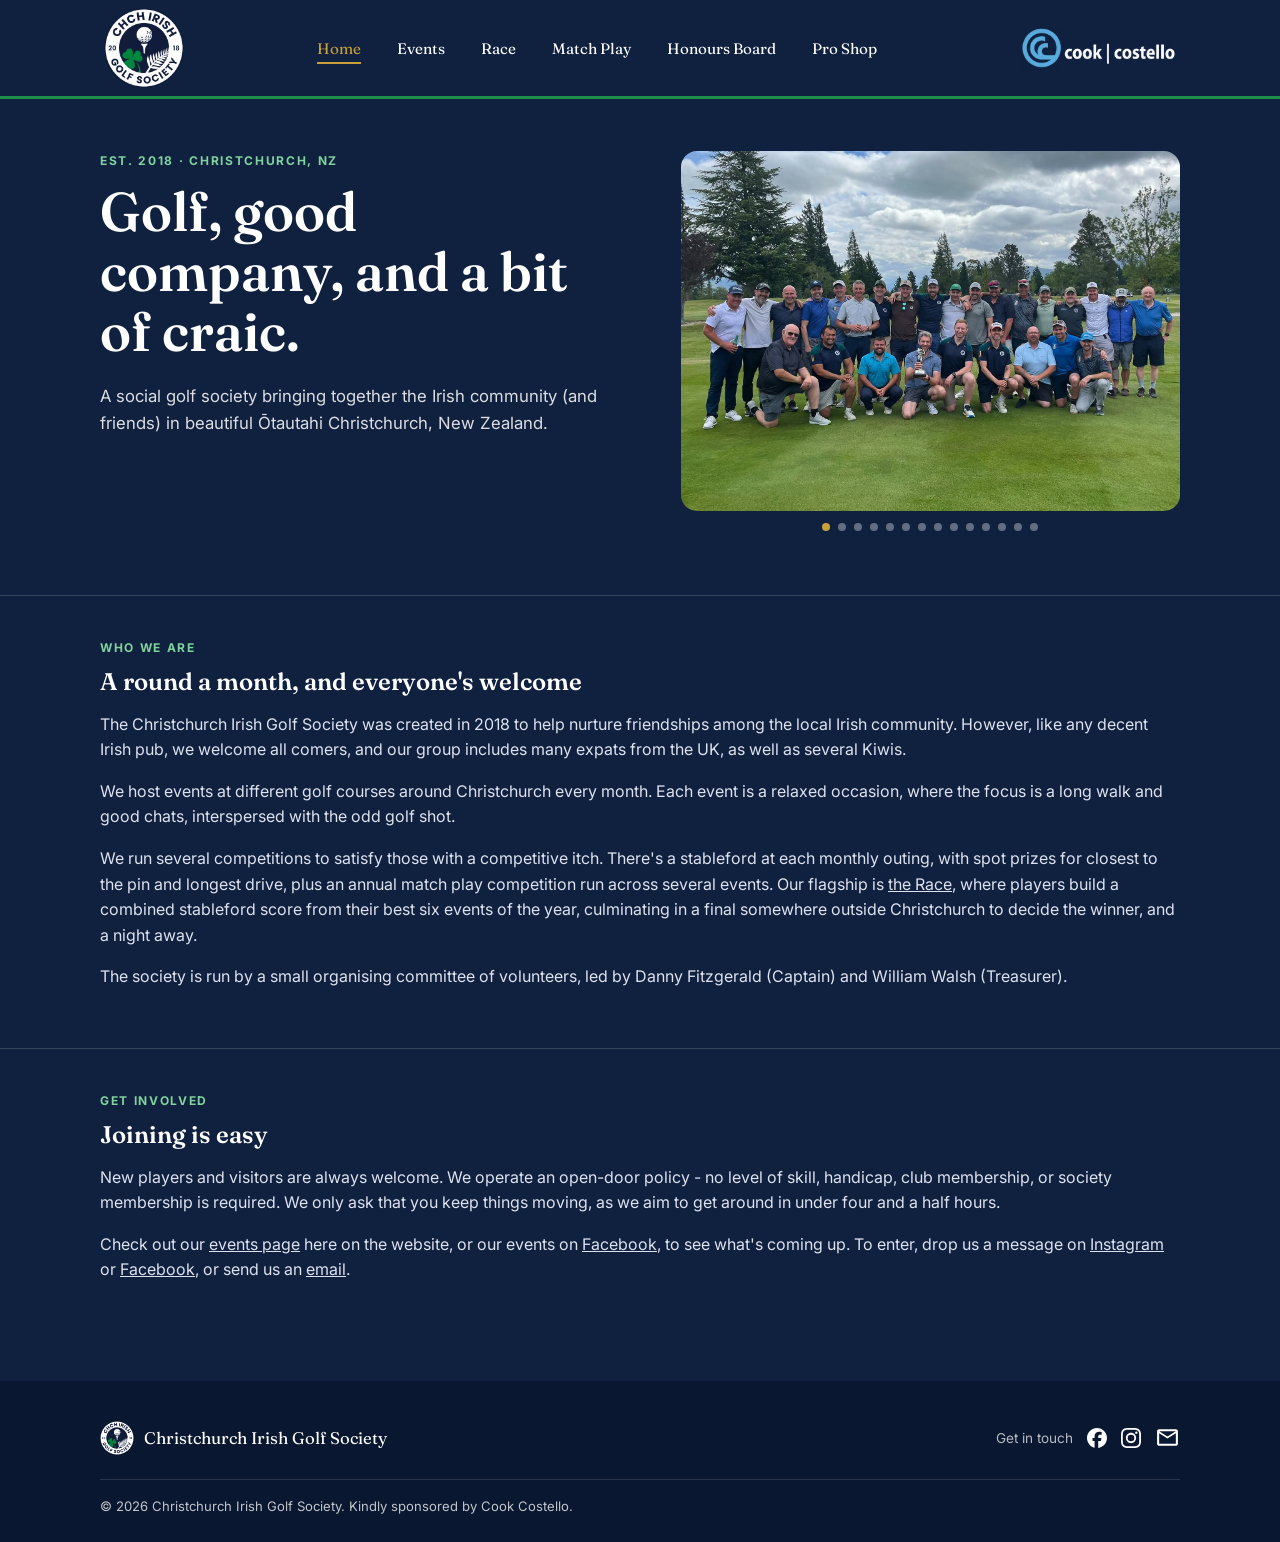
<file: index.html>
<!DOCTYPE html>
<html lang="en-NZ">
<head>
<meta charset="UTF-8">
<meta name="viewport" content="width=device-width, initial-scale=1.0">
<title>Christchurch Irish Golf Society</title>
<meta name="description" content="Christchurch Irish Golf Society - social golf, the Race to Hanmer, and a bit of craic. Est. 2018.">
<meta property="og:type" content="website">
<meta property="og:url" content="https://www.chchirishgolfsociety.co.nz/">
<meta property="og:title" content="Christchurch Irish Golf Society">
<meta property="og:description" content="Christchurch Irish Golf Society - social golf, the Race to Hanmer, and a bit of craic. Est. 2018.">
<meta property="og:image" content="https://www.chchirishgolfsociety.co.nz/assets/crest.png">
<meta name="twitter:card" content="summary_large_image">
<meta name="twitter:title" content="Christchurch Irish Golf Society">
<meta name="twitter:description" content="Christchurch Irish Golf Society - social golf, the Race to Hanmer, and a bit of craic. Est. 2018.">
<meta name="twitter:image" content="https://www.chchirishgolfsociety.co.nz/assets/crest.png">
<link rel="icon" href="assets/crest-small.png">
<link rel="apple-touch-icon" href="assets/apple-touch-icon.png">
<meta name="apple-mobile-web-app-title" content="CIGS">
<link rel="preconnect" href="https://fonts.googleapis.com">
<link href="https://fonts.googleapis.com/css2?family=Fraunces:wght@500;600;700&family=Inter:wght@400;500;600;700&display=swap" rel="stylesheet">
<link rel="stylesheet" href="css/style.css">
</head>
<body>
<div id="site-header"></div>

<main id="main">

  <section class="hero">
    <div class="hero-inner">
      <div class="hero-text">
        <p class="eyebrow">Est. 2018 · Christchurch, NZ</p>
        <h1>Golf, good company, and a bit of craic.</h1>
        <p class="lede">A social golf society bringing together the Irish community (and friends) in beautiful Ōtautahi Christchurch, New Zealand.</p>
      </div>
      <div class="hero-carousel">
        <div class="hero-carousel-track">
          <img src="assets/photos/1.jpg" alt="Christchurch Irish Golf Society players at a club event">
          <img src="assets/photos/2.jpg" alt="Christchurch Irish Golf Society players at a club event">
          <img src="assets/photos/3.jpg" alt="Christchurch Irish Golf Society players at a club event">
          <img src="assets/photos/4.jpg" alt="Christchurch Irish Golf Society players at a club event">
          <img src="assets/photos/5.jpg" alt="Christchurch Irish Golf Society players at a club event">
          <img src="assets/photos/6.jpg" alt="Christchurch Irish Golf Society players at a club event">
          <img src="assets/photos/7.jpg" alt="Christchurch Irish Golf Society players at a club event">
          <img src="assets/photos/8.jpg" alt="Christchurch Irish Golf Society players at a club event">
          <img src="assets/photos/9.jpg" alt="Christchurch Irish Golf Society players at a club event">
          <img src="assets/photos/10.jpg" alt="Christchurch Irish Golf Society players at a club event">
          <img src="assets/photos/11.jpg" alt="Christchurch Irish Golf Society players at a club event">
          <img src="assets/photos/12.jpg" alt="Christchurch Irish Golf Society players at a club event">
          <img src="assets/photos/13.jpg" alt="Christchurch Irish Golf Society players at a club event">
          <img src="assets/photos/14.jpg" alt="Christchurch Irish Golf Society players at a club event">
        </div>
        <div class="hero-carousel-dots"></div>
      </div>
    </div>
  </section>

  <section style="padding:30px 0">
    <div class="container">
      <div class="section-head" style="max-width:none">
        <p class="eyebrow">Who we are</p>
        <h2>A round a month, and everyone's welcome</h2>
        <p>The Christchurch Irish Golf Society was created in 2018 to help nurture friendships among the local Irish community. However, like any decent Irish pub, we welcome all comers, and our group includes many expats from the UK, as well as several Kiwis.</p>
        <p>We host events at different golf courses around Christchurch every month. Each event is a relaxed occasion, where the focus is a long walk and good chats, interspersed with the odd golf shot.</p>
        <p>We run several competitions to satisfy those with a competitive itch. There's a stableford at each monthly outing, with spot prizes for closest to the pin and longest drive, plus an annual match play competition run across several events. Our flagship is <a href="race.html">the Race</a>, where players build a combined stableford score from their best six events of the year, culminating in a final somewhere outside Christchurch to decide the winner, and a night away.</p>
        <p>The society is run by a small organising committee of volunteers, led by Danny Fitzgerald (Captain) and William Walsh (Treasurer).</p>
      </div>
    </div>
  </section>

  <section style="padding:30px 0">
    <div class="container">
      <div class="section-head" style="max-width:none">
        <p class="eyebrow">Get involved</p>
        <h2>Joining is easy</h2>
        <p>New players and visitors are always welcome. We operate an open-door policy - no level of skill, handicap, club membership, or society membership is required. We only ask that you keep things moving, as we aim to get around in under four and a half hours.</p>
        <p>Check out our <a href="events.html">events page</a> here on the website, or our events on <a href="https://www.facebook.com/chchirishgolfsociety" target="_blank" rel="noopener">Facebook</a>, to see what's coming up. To enter, drop us a message on <a href="https://www.instagram.com/chchirishgolfsociety" target="_blank" rel="noopener">Instagram</a> or <a href="https://www.facebook.com/chchirishgolfsociety" target="_blank" rel="noopener">Facebook</a>, or send us an <a href="mailto:chchirishgolfsociety@gmail.com">email</a>.</p>
      </div>
    </div>
  </section>
</main>

<div id="site-footer"></div>

<script src="js/layout.js"></script>
<script src="js/main.js"></script>
<script src="js/hero-carousel.js"></script>
</body>
</html>
</file>
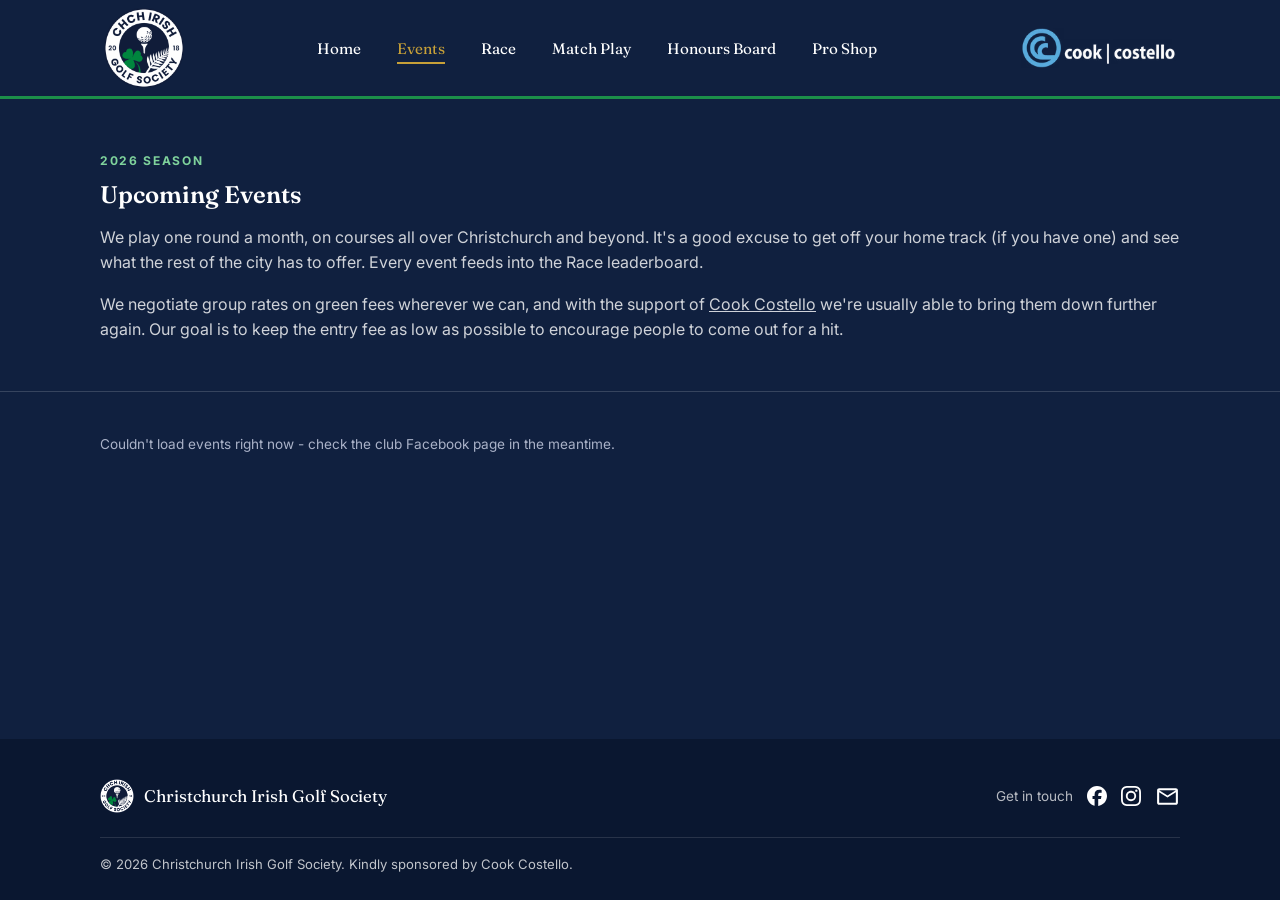
<file: events.html>
<!DOCTYPE html>
<html lang="en-NZ">
<head>
<meta charset="UTF-8">
<meta name="viewport" content="width=device-width, initial-scale=1.0">
<title>Events - Christchurch Irish Golf Society</title>
<meta name="description" content="2026 event calendar for the Christchurch Irish Golf Society.">
<meta property="og:type" content="website">
<meta property="og:url" content="https://www.chchirishgolfsociety.co.nz/events.html">
<meta property="og:title" content="Events - Christchurch Irish Golf Society">
<meta property="og:description" content="2026 event calendar for the Christchurch Irish Golf Society.">
<meta property="og:image" content="https://www.chchirishgolfsociety.co.nz/assets/crest.png">
<meta name="twitter:card" content="summary_large_image">
<meta name="twitter:title" content="Events - Christchurch Irish Golf Society">
<meta name="twitter:description" content="2026 event calendar for the Christchurch Irish Golf Society.">
<meta name="twitter:image" content="https://www.chchirishgolfsociety.co.nz/assets/crest.png">
<link rel="icon" href="assets/crest-small.png">
<link rel="apple-touch-icon" href="assets/apple-touch-icon.png">
<meta name="apple-mobile-web-app-title" content="CIGS">
<link rel="preconnect" href="https://fonts.googleapis.com">
<link href="https://fonts.googleapis.com/css2?family=Fraunces:wght@500;600;700&family=Inter:wght@400;500;600;700&display=swap" rel="stylesheet">
<link rel="stylesheet" href="css/style.css">
</head>
<body>
<div id="site-header"></div>

<main id="main">
  <section class="race-hero">
    <div class="container">
      <p class="eyebrow">2026 Season</p>
      <h1>Upcoming Events</h1>
      <p>We play one round a month, on courses all over Christchurch and beyond. It's a good excuse to get off your home track (if you have one) and see what the rest of the city has to offer. Every event feeds into the Race leaderboard.</p>
      <p>We negotiate group rates on green fees wherever we can, and with the support of <a href="https://www.coco.co.nz/" target="_blank" rel="noopener">Cook Costello</a> we're usually able to bring them down further again. Our goal is to keep the entry fee as low as possible to encourage people to come out for a hit.</p>
    </div>
  </section>

  <section style="padding-top:28px">
    <div class="container">
      <p class="race-status" id="events-status">Loading events…</p>
      <ul class="events-list" id="events-list" style="list-style:none;margin:0;padding:0"></ul>
    </div>
  </section>
</main>

<div id="site-footer"></div>

<script src="js/layout.js"></script>
<script src="js/main.js"></script>
<script src="js/sheet.js"></script>
<script src="js/events.js"></script>
</body>
</html>
</file>
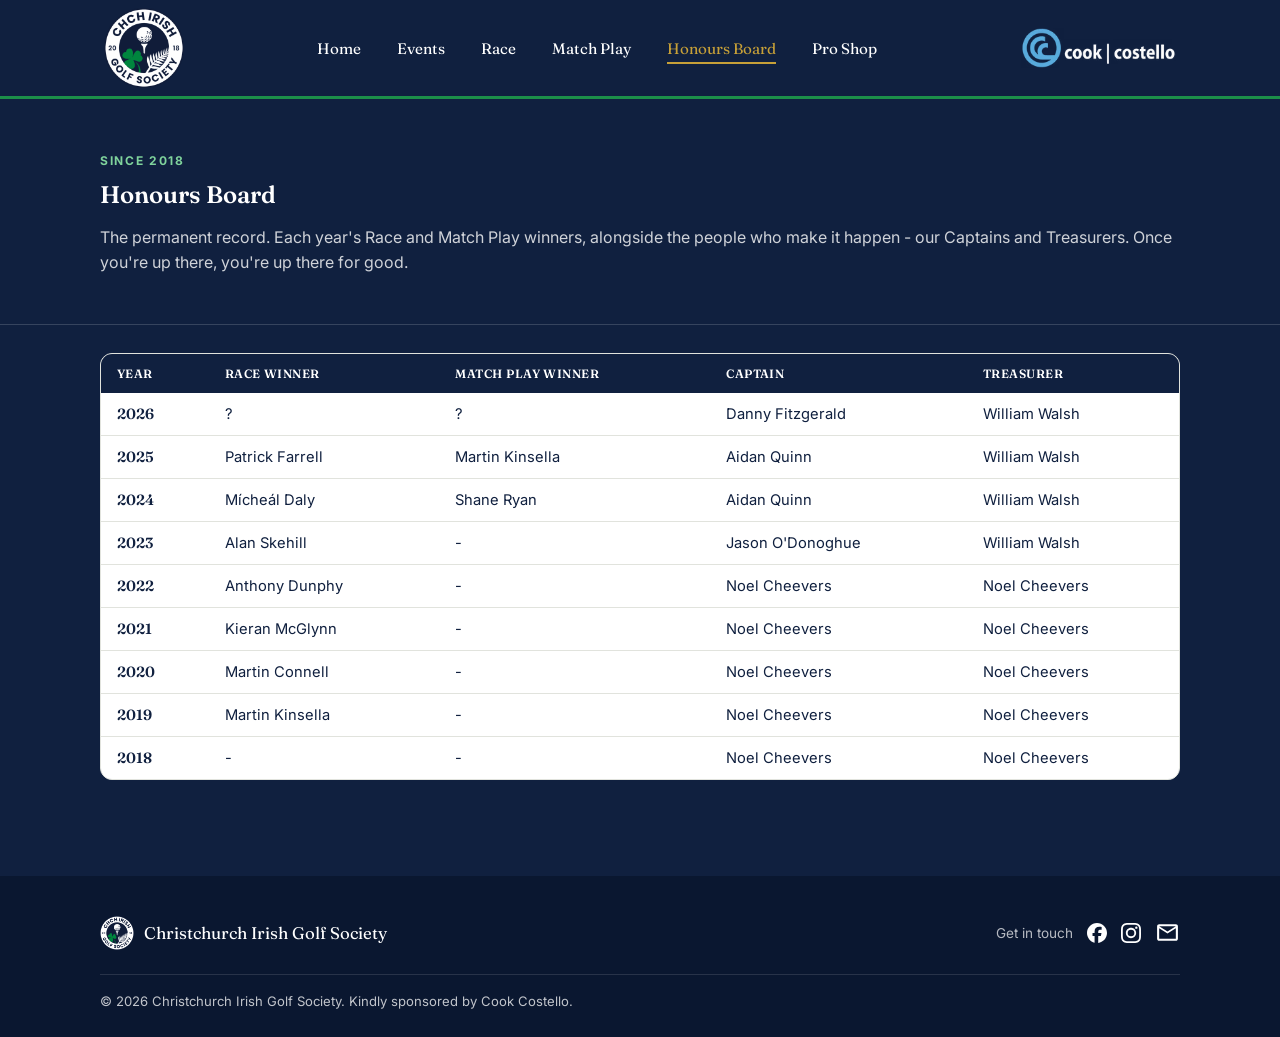
<file: honours.html>
<!DOCTYPE html>
<html lang="en-NZ">
<head>
<meta charset="UTF-8">
<meta name="viewport" content="width=device-width, initial-scale=1.0">
<title>Honours Board - Christchurch Irish Golf Society</title>
<meta name="description" content="Past Captains, Race to Hanmer winners, and Match Play winners of the Christchurch Irish Golf Society.">
<meta property="og:type" content="website">
<meta property="og:url" content="https://www.chchirishgolfsociety.co.nz/honours.html">
<meta property="og:title" content="Honours Board - Christchurch Irish Golf Society">
<meta property="og:description" content="Past Captains, Race to Hanmer winners, and Match Play winners of the Christchurch Irish Golf Society.">
<meta property="og:image" content="https://www.chchirishgolfsociety.co.nz/assets/crest.png">
<meta name="twitter:card" content="summary_large_image">
<meta name="twitter:title" content="Honours Board - Christchurch Irish Golf Society">
<meta name="twitter:description" content="Past Captains, Race to Hanmer winners, and Match Play winners of the Christchurch Irish Golf Society.">
<meta name="twitter:image" content="https://www.chchirishgolfsociety.co.nz/assets/crest.png">
<link rel="icon" href="assets/crest-small.png">
<link rel="apple-touch-icon" href="assets/apple-touch-icon.png">
<meta name="apple-mobile-web-app-title" content="CIGS">
<link rel="preconnect" href="https://fonts.googleapis.com">
<link href="https://fonts.googleapis.com/css2?family=Fraunces:wght@500;600;700&family=Inter:wght@400;500;600;700&display=swap" rel="stylesheet">
<link rel="stylesheet" href="css/style.css">
</head>
<body>
<div id="site-header"></div>

<main id="main">
  <section class="race-hero">
    <div class="container">
      <p class="eyebrow">Since 2018</p>
      <h1>Honours Board</h1>
      <p>The permanent record. Each year's Race and Match Play winners, alongside the people who make it happen - our Captains and Treasurers. Once you're up there, you're up there for good.</p>
    </div>
  </section>

  <section style="padding-top:28px">
    <div class="container">
      <div class="honours-table-wrap">
        <table class="honours-table">
          <thead>
            <tr>
              <th>Year</th>
              <th>Race Winner</th>
              <th>Match Play Winner</th>
              <th>Captain</th>
              <th>Treasurer</th>
            </tr>
          </thead>
          <tbody>
            <tr><td>2026</td><td>?</td><td>?</td><td>Danny Fitzgerald</td><td>William Walsh</td></tr>
            <tr><td>2025</td><td>Patrick Farrell</td><td>Martin Kinsella</td><td>Aidan Quinn</td><td>William Walsh</td></tr>
            <tr><td>2024</td><td>Mícheál Daly</td><td>Shane Ryan</td><td>Aidan Quinn</td><td>William Walsh</td></tr>
            <tr><td>2023</td><td>Alan Skehill</td><td>-</td><td>Jason O'Donoghue</td><td>William Walsh</td></tr>
            <tr><td>2022</td><td>Anthony Dunphy</td><td>-</td><td>Noel Cheevers</td><td>Noel Cheevers</td></tr>
            <tr><td>2021</td><td>Kieran McGlynn</td><td>-</td><td>Noel Cheevers</td><td>Noel Cheevers</td></tr>
            <tr><td>2020</td><td>Martin Connell</td><td>-</td><td>Noel Cheevers</td><td>Noel Cheevers</td></tr>
            <tr><td>2019</td><td>Martin Kinsella</td><td>-</td><td>Noel Cheevers</td><td>Noel Cheevers</td></tr>
            <tr><td>2018</td><td>-</td><td>-</td><td>Noel Cheevers</td><td>Noel Cheevers</td></tr>
          </tbody>
        </table>
      </div>
    </div>
  </section>
</main>

<div id="site-footer"></div>

<script src="js/layout.js"></script>
<script src="js/main.js"></script>
</body>
</html>
</file>
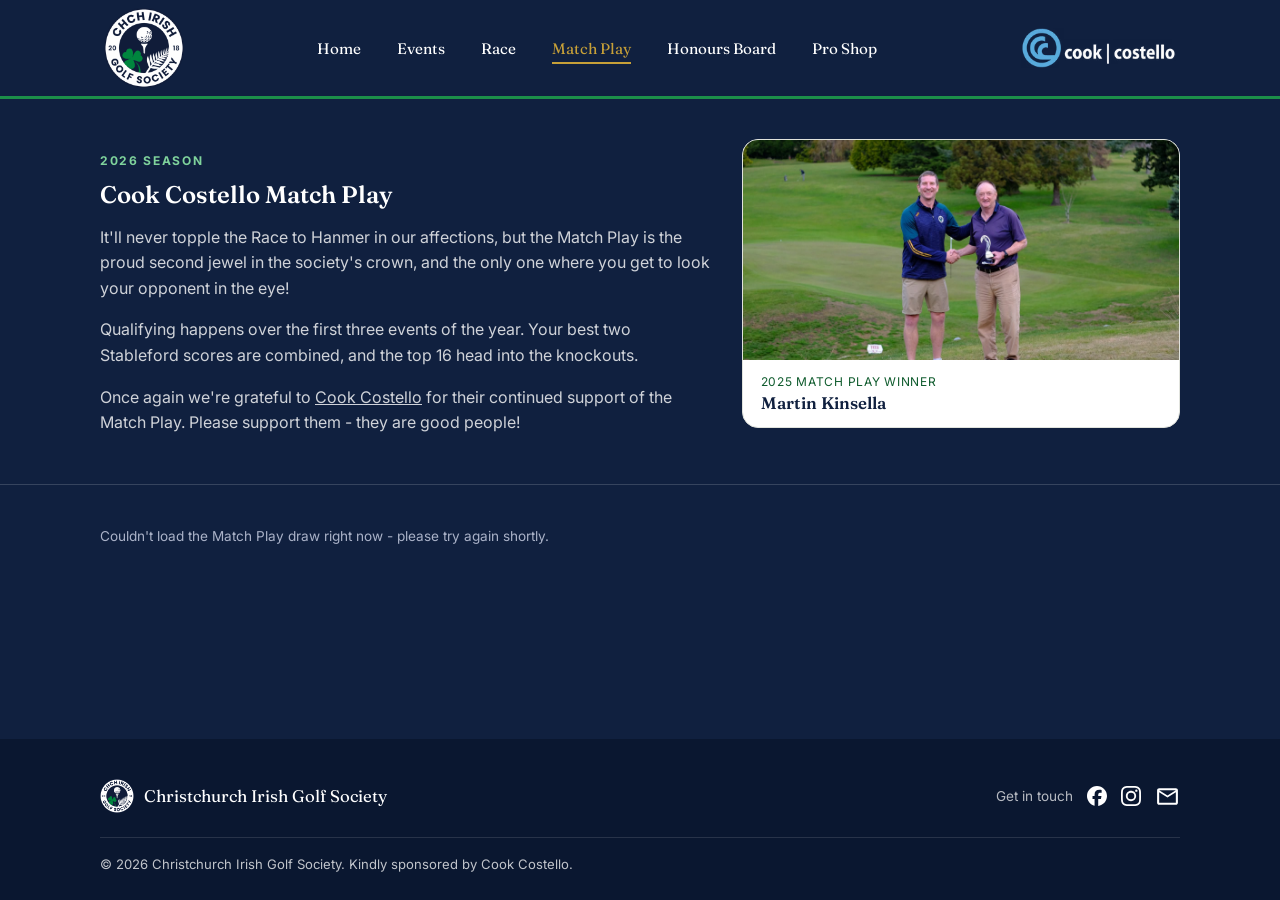
<file: matchplay.html>
<!DOCTYPE html>
<html lang="en-NZ">
<head>
<meta charset="UTF-8">
<meta name="viewport" content="width=device-width, initial-scale=1.0">
<title>Cook Costello Match Play - Christchurch Irish Golf Society</title>
<meta name="description" content="Live Cook Costello Match Play bracket for the Christchurch Irish Golf Society.">
<meta property="og:type" content="website">
<meta property="og:url" content="https://www.chchirishgolfsociety.co.nz/matchplay.html">
<meta property="og:title" content="Cook Costello Match Play - Christchurch Irish Golf Society">
<meta property="og:description" content="Live Cook Costello Match Play bracket for the Christchurch Irish Golf Society.">
<meta property="og:image" content="https://www.chchirishgolfsociety.co.nz/assets/crest.png">
<meta name="twitter:card" content="summary_large_image">
<meta name="twitter:title" content="Cook Costello Match Play - Christchurch Irish Golf Society">
<meta name="twitter:description" content="Live Cook Costello Match Play bracket for the Christchurch Irish Golf Society.">
<meta name="twitter:image" content="https://www.chchirishgolfsociety.co.nz/assets/crest.png">
<link rel="icon" href="assets/crest-small.png">
<link rel="apple-touch-icon" href="assets/apple-touch-icon.png">
<meta name="apple-mobile-web-app-title" content="CIGS">
<link rel="preconnect" href="https://fonts.googleapis.com">
<link href="https://fonts.googleapis.com/css2?family=Fraunces:wght@500;600;700&family=Inter:wght@400;500;600;700&display=swap" rel="stylesheet">
<link rel="stylesheet" href="css/style.css">
</head>
<body>
<div id="site-header"></div>

<main id="main">
  <section class="race-hero">
    <div class="container hero-with-photo">
      <div>
        <p class="eyebrow">2026 Season</p>
        <h1>Cook Costello Match Play</h1>
        <p>It'll never topple the Race to Hanmer in our affections, but the Match Play is the proud second jewel in the society's crown, and the only one where you get to look your opponent in the eye!</p>
        <p>Qualifying happens over the first three events of the year. Your best two Stableford scores are combined, and the top 16 head into the knockouts.</p>
        <p class="race-sponsor-line">Once again we're grateful to <a href="https://www.coco.co.nz/" target="_blank" rel="noopener">Cook Costello</a> for their continued support of the Match Play. Please support them - they are good people!</p>
      </div>
      <figure class="winner-photo">
        <img src="assets/2025_matchplay.jpg" alt="Martin Kinsella receiving the 2025 Match Play trophy">
        <figcaption>
          <span class="cap-label">2025 Match Play Winner</span>
          <span class="cap-name">Martin Kinsella</span>
        </figcaption>
      </figure>
    </div>
  </section>

  <section style="padding-top:28px">
    <div class="container">
      <p class="race-status" id="matchplay-status">Loading bracket…</p>

      <div class="bracket-desktop" id="bracket-desktop"></div>
    </div>
  </section>
</main>

<div id="site-footer"></div>

<script src="js/layout.js"></script>
<script src="js/main.js"></script>
<script src="js/sheet.js"></script>
<script src="js/matchplay.js"></script>
</body>
</html>
</file>
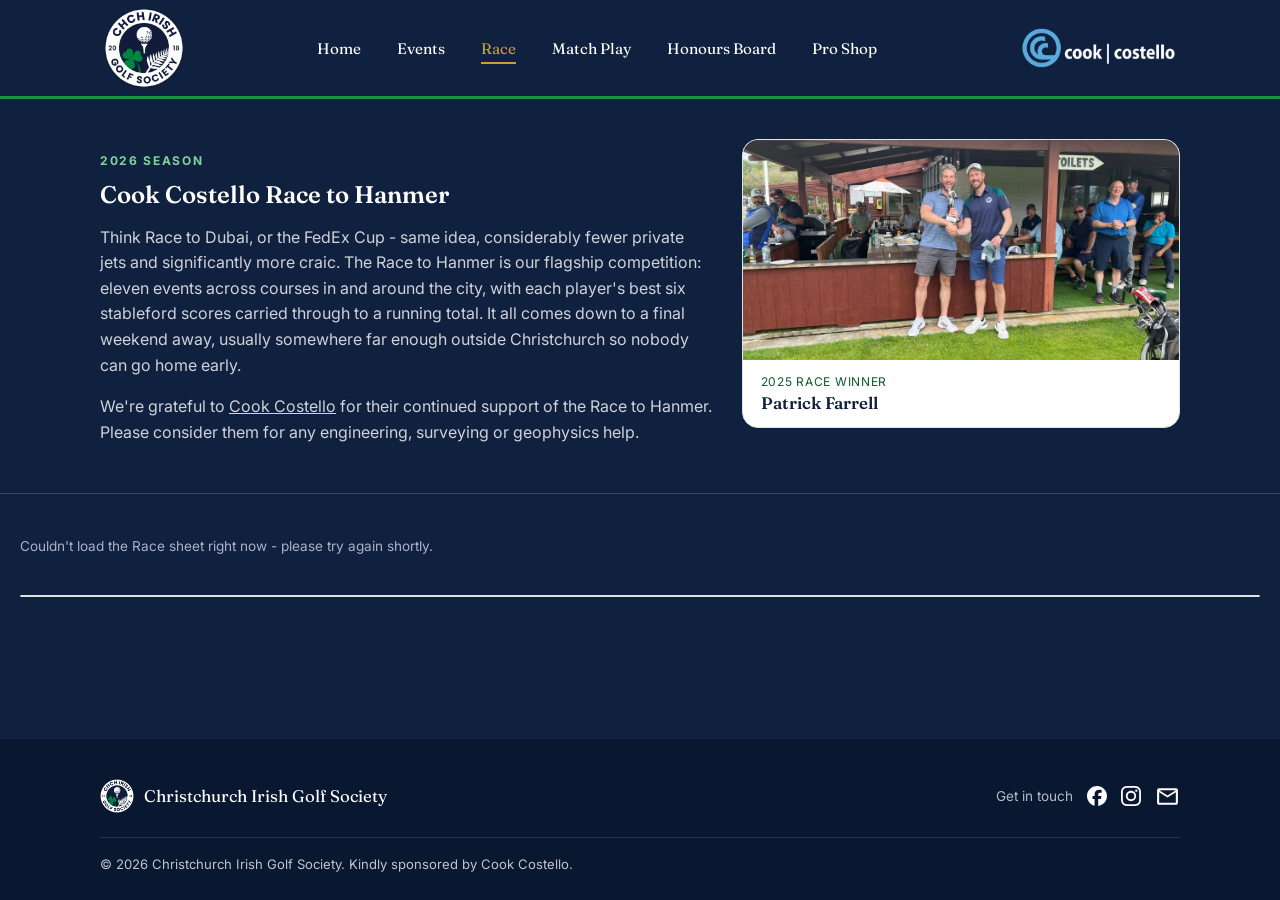
<file: race.html>
<!DOCTYPE html>
<html lang="en-NZ">
<head>
<meta charset="UTF-8">
<meta name="viewport" content="width=device-width, initial-scale=1.0">
<title>Cook Costello Race to Hanmer - Christchurch Irish Golf Society</title>
<meta name="description" content="Live leaderboard for the Christchurch Irish Golf Society's 2026 Race to Hanmer.">
<meta property="og:type" content="website">
<meta property="og:url" content="https://www.chchirishgolfsociety.co.nz/race.html">
<meta property="og:title" content="Cook Costello Race to Hanmer - Christchurch Irish Golf Society">
<meta property="og:description" content="Live leaderboard for the Christchurch Irish Golf Society's 2026 Race to Hanmer.">
<meta property="og:image" content="https://www.chchirishgolfsociety.co.nz/assets/crest.png">
<meta name="twitter:card" content="summary_large_image">
<meta name="twitter:title" content="Cook Costello Race to Hanmer - Christchurch Irish Golf Society">
<meta name="twitter:description" content="Live leaderboard for the Christchurch Irish Golf Society's 2026 Race to Hanmer.">
<meta name="twitter:image" content="https://www.chchirishgolfsociety.co.nz/assets/crest.png">
<link rel="icon" href="assets/crest-small.png">
<link rel="apple-touch-icon" href="assets/apple-touch-icon.png">
<meta name="apple-mobile-web-app-title" content="CIGS">
<link rel="preconnect" href="https://fonts.googleapis.com">
<link href="https://fonts.googleapis.com/css2?family=Fraunces:wght@500;600;700&family=Inter:wght@400;500;600;700&display=swap" rel="stylesheet">
<link rel="stylesheet" href="css/style.css">
</head>
<body>
<div id="site-header"></div>

<main id="main">
  <section class="race-hero">
    <div class="container hero-with-photo">
      <div>
        <p class="eyebrow">2026 Season</p>
        <h1>Cook Costello Race to Hanmer</h1>
        <p>Think Race to Dubai, or the FedEx Cup - same idea, considerably fewer private jets and significantly more craic. The Race to Hanmer is our flagship competition: eleven events across courses in and around the city, with each player's best six stableford scores carried through to a running total. It all comes down to a final weekend away, usually somewhere far enough outside Christchurch so nobody can go home early.</p>
        <p class="race-sponsor-line">We're grateful to <a href="https://www.coco.co.nz/" target="_blank" rel="noopener">Cook Costello</a> for their continued support of the Race to Hanmer. Please consider them for any engineering, surveying or geophysics help.</p>
      </div>
      <figure class="winner-photo">
        <img src="assets/2025_race.jpg" alt="Patrick Farrell receiving the 2025 Race to Hanmer trophy">
        <figcaption>
          <span class="cap-label">2025 Race Winner</span>
          <span class="cap-name">Patrick Farrell</span>
        </figcaption>
      </figure>
    </div>
  </section>

  <section style="padding-top:28px">
    <div class="container-wide">
      <p class="race-status" id="race-status">Loading leaderboard…</p>
      <div class="legend" id="race-legend"></div>

      <p class="rotate-hint">
        <svg viewBox="0 -960 960 960" fill="currentColor"><path d="M496-182 182-496q-23-23-23-54t23-54l174-174q23-23 54-23t54 23l314 314q23 23 23 54t-23 54L604-182q-23 23-54 23t-54-23Zm54-58 170-170-310-310-170 170 310 310ZM480 0q-99 0-186.5-37.5t-153-103Q75-206 37.5-293.5T0-480h80q0 71 24 136t66.5 117Q213-175 272-138.5T401-87L296-192l56-56L588-12q-26 6-53.5 9T480 0Zm400-480q0-71-24-136t-66.5-117Q747-785 688-821.5T559-873l105 105-56 56-236-236q26-6 53.5-9t54.5-3q99 0 186.5 37.5t153 103q65.5 65.5 103 153T960-480h-80Zm-400 0Z"/></svg>
        Rotate device to view more columns
      </p>

      <div class="leaderboard-table-wrap" id="leaderboard"></div>
    </div>
  </section>
</main>

<div id="site-footer"></div>

<script src="js/layout.js"></script>
<script src="js/main.js"></script>
<script src="js/sheet.js"></script>
<script src="js/race.js"></script>
</body>
</html>
</file>
<file: css/style.css>
/* ============================================
   Christchurch Irish Golf Society
   Design tokens pulled from the club crest:
   navy + kelly green + white, silver-fern echo
   ============================================ */

:root {
  /* Navy is now the site's base background, the way LFC use red */
  --navy: #10203f;
  --navy-deep: #0a1730;
  --green: #1c8f49;
  --green-deep: #0f5b2d;
  --gold: #c7a038;
  --silver: #9aa5b4;

  /* White "surfaces" float on top of the navy background */
  --surface: #ffffff;
  --surface-dim: #f1f2ee;

  --ink: #10203f;        /* dark text, used on white surfaces */
  --text: #dde2ef;       /* light body text, used on the navy background */
  --text-dim: #aab2c8;   /* muted light text on navy */

  --line: rgba(255, 255, 255, 0.16);  /* dividers on the navy background */
  --line-soft: #e1e3dd;               /* dividers within white surfaces */
  --white: #ffffff;

  --font-display: "Fraunces", Georgia, serif;
  --font-body: "Inter", -apple-system, BlinkMacSystemFont, sans-serif;

  --nav-h: 96px;
  --container: 1120px;
}

* { box-sizing: border-box; }

html {
  scroll-behavior: smooth;
  /* Stops mobile browsers auto-boosting text size based on column width
     (narrow columns, like the hero's two-column grid, get inflated more
     than wide ones, e.g. section-head paragraphs) -- without this, the
     same declared font-size can render at visibly different sizes
     depending on which layout it happens to sit in. */
  -webkit-text-size-adjust: 100%;
  text-size-adjust: 100%;
}

body {
  margin: 0;
  min-height: 100vh;
  display: flex;
  flex-direction: column;
  font-family: var(--font-body);
  color: var(--text);
  background: var(--navy);
  -webkit-font-smoothing: antialiased;
}

#main { flex: 1 0 auto; }

img { max-width: 100%; display: block; }

a { color: inherit; }

h1, h2, h3 {
  font-family: var(--font-display);
  color: var(--white);
  margin: 0 0 0.4em;
  line-height: 1.1;
  font-weight: 600;
}

p { line-height: 1.6; }

.container-wide {
  max-width: 1500px;
  margin: 0 auto;
  padding: 0 20px;
  display: flex;
  flex-direction: column;
}

.container {
  max-width: var(--container);
  margin: 0 auto;
  padding: 0 20px;
}

.eyebrow {
  font-family: var(--font-body);
  font-size: 0.75rem;
  letter-spacing: 0.14em;
  text-transform: uppercase;
  font-weight: 700;
  color: #7fd39c; /* mint green, readable on the navy background */
}

/* ---------- Skip link / a11y ---------- */
.skip-link {
  position: absolute;
  left: -999px;
  top: 0;
  background: var(--navy);
  color: var(--white);
  padding: 10px 16px;
  z-index: 200;
}
.skip-link:focus {
  left: 12px;
  top: 12px;
}

:focus-visible {
  outline: 3px solid var(--gold);
  outline-offset: 2px;
}

/* ============================================
   Top navigation
   Mobile:  [hamburger] ---- [crest] ---- [sponsor]
   Desktop: [crest] -------- [nav] ------ [sponsor]
   ============================================ */

.site-header {
  position: sticky;
  top: 0;
  z-index: 100;
  background: var(--navy);
  border-bottom: 3px solid var(--green);
}

.nav-bar {
  height: var(--nav-h);
  display: grid;
  grid-template-columns: 1fr auto 1fr;
  align-items: center;
  max-width: var(--container);
  margin: 0 auto;
  padding: 0 12px;
}

.nav-brand {
  justify-self: center;
  display: flex;
  align-items: center;
  gap: 10px;
  text-decoration: none;
}
.nav-brand img {
  height: 80px;
  width: 80px;
}
.hamburger {
  justify-self: start;
  background: none;
  border: none;
  width: 44px;
  height: 44px;
  display: flex;
  align-items: center;
  justify-content: center;
  cursor: pointer;
  padding: 0;
}
.hamburger span {
  position: relative;
  width: 22px;
  height: 2px;
  background: var(--white);
  display: block;
}
.hamburger span::before,
.hamburger span::after {
  content: "";
  position: absolute;
  left: 0;
  width: 22px;
  height: 2px;
  background: var(--white);
  transition: transform 0.2s ease;
}
.hamburger span::before { top: -7px; }
.hamburger span::after { top: 7px; }

.sponsor-slot {
  justify-self: end;
  display: flex;
  align-items: center;
  margin-left: 10px;
}
.sponsor-slot img {
  height: 22px;
  width: auto;
}

/* Off-canvas mobile nav */
.nav-links {
  position: fixed;
  top: 0;
  left: 0;
  height: 100%;
  width: min(78vw, 300px);
  background: var(--navy-deep);
  padding: 138px 0 24px;
  transform: translateX(-100%);
  transition: transform 0.25s ease;
  z-index: 110;
  display: flex;
  flex-direction: column;
  overflow-y: auto;
}
.nav-links.is-open { transform: translateX(0); }

.nav-links a {
  color: var(--white);
  text-decoration: none;
  font-family: var(--font-display);
  font-size: 1.25rem;
  padding: 14px 28px;
}
.nav-links a.is-active { color: var(--gold); }

.nav-links a.nav-drawer-logo {
  position: fixed;
  top: 28px;
  left: 28px;
  padding: 0;
}
.nav-drawer-logo img { height: 86px; width: auto; }

.nav-drawer-close {
  position: fixed;
  top: 28px;
  right: 28px;
  width: 28px;
  height: 28px;
  padding: 0;
  border: none;
  background: none;
  color: var(--white);
  cursor: pointer;
}
.nav-drawer-close svg { width: 100%; height: 100%; fill: currentColor; }

@media (max-width: 859px) {
  .nav-links > a:last-of-type { border-bottom: 1px solid rgba(255,255,255,0.08); }
}

.nav-drawer-social {
  display: flex;
  align-items: center;
  justify-content: flex-start;
  gap: 18px;
  padding: 40px 28px 0;
}
.nav-links a.nav-drawer-social-link {
  padding: 0;
  border-bottom: none;
}
.nav-drawer-social svg { width: 22px; height: 22px; fill: currentColor; }
.nav-drawer-social a[aria-label="Email"] svg { width: 30px; height: 30px; }

.nav-scrim {
  position: fixed;
  inset: 0;
  background: rgba(10,23,48,0.55);
  z-index: 105;
  opacity: 0;
  pointer-events: none;
  transition: opacity 0.2s ease;
}
.nav-scrim.is-open { opacity: 1; pointer-events: auto; }

.nav-close {
  display: none;
}

/* ---------- Desktop nav ---------- */
@media (min-width: 860px) {
  .nav-bar {
    grid-template-columns: auto 1fr auto;
    padding: 0 24px;
  }
  .nav-brand { justify-self: start; }
  .hamburger { display: none; }

  .nav-links {
    position: static;
    height: auto;
    width: auto;
    background: none;
    transform: none;
    flex-direction: row;
    justify-content: center;
    padding: 0;
    justify-self: center;
  }
  .nav-drawer-logo,
  .nav-drawer-close,
  .nav-drawer-social { display: none; }
  .nav-links a {
    border-bottom: none;
    font-size: 0.95rem;
    padding: 8px 18px;
    position: relative;
  }
  .nav-links a::after {
    content: "";
    position: absolute;
    left: 18px;
    right: 18px;
    bottom: 2px;
    height: 2px;
    background: var(--gold);
    transform: scaleX(0);
    transition: transform 0.2s ease;
  }
  .nav-links a:hover::after,
  .nav-links a.is-active::after { transform: scaleX(1); }

  .nav-scrim { display: none; }
  .sponsor-slot img { height: 40px; }
}

/* ============================================
   Hero
   ============================================ */
.hero {
  background: var(--navy);
  color: var(--white);
  padding: 0;
}
.hero-inner {
  padding: 52px 20px 64px;
  max-width: var(--container);
  margin: 0 auto;
  display: grid;
  gap: 32px;
}
/* Grid items default to min-width: auto, which stops them shrinking
   below their content's natural width -- without this, removing the
   text's max-width cap (below 860px) can force the whole grid wider
   than the viewport instead of wrapping/fitting normally. */
.hero-inner > * { min-width: 0; }
@media (min-width: 860px) {
  .hero-inner {
    grid-template-columns: 1.1fr 1fr;
    align-items: start;
  }
  /* Capped to a readable measure only when the carousel sits alongside
     the text — once it folds below on narrower screens, the text should
     use the full width rather than staying pinned to this column width. */
  .hero h1 { max-width: 14ch; }
  .hero .lede { max-width: 46ch; }
}
.hero-carousel-track {
  position: relative;
  width: 100%;
  height: 240px;
  border-radius: 16px;
  overflow: hidden;
  cursor: pointer;
  touch-action: pan-y;
}
.hero-carousel-track img {
  position: absolute;
  inset: 0;
  width: 100%;
  height: 100%;
  object-fit: cover;
  opacity: 0;
  transition: opacity 0.6s ease;
}
.hero-carousel-track img.is-active { opacity: 1; }
@media (min-width: 860px) {
  .hero-carousel-track { height: 360px; }
}

.hero-carousel-dots {
  display: flex;
  justify-content: center;
  gap: 8px;
  margin-top: 12px;
}
.hero-carousel-dots button {
  width: 8px;
  height: 8px;
  border-radius: 50%;
  border: none;
  padding: 0;
  background: rgba(255, 255, 255, 0.35);
  cursor: pointer;
}
.hero-carousel-dots button.is-active { background: var(--gold); }
.hero h1 {
  color: var(--white);
  font-size: clamp(2rem, 6vw, 3.4rem);
}
/* A phone in landscape has a much wider viewport than in portrait, which
   the vw-based clamp above reads as "desktop" and sizes accordingly —
   pin it back to the portrait size for short viewports (same threshold
   used for the race table's mobile breakpoint). */
@media (max-height: 500px) {
  .hero h1 { font-size: 2rem; }
}
.hero .lede {
  color: rgba(255,255,255,0.85);
  font-size: 1.05rem;
}
.hero .eyebrow { color: #7fd39c; margin-top: 0; }

/* ============================================
   Sections / cards
   ============================================ */
section { padding: 56px 0; }
section + section { border-top: 1px solid var(--line); }

.section-head { margin-bottom: 28px; max-width: 60ch; }

/* ============================================
   Footer
   ============================================ */
.site-footer {
  background: var(--navy-deep);
  color: rgba(255,255,255,0.75);
  padding: 40px 0 28px;
  margin-top: 40px;
}
.site-footer a { color: var(--white); text-decoration: none; }
.footer-top {
  display: flex;
  flex-wrap: wrap;
  justify-content: space-between;
  gap: 24px;
  padding-bottom: 24px;
  border-bottom: 1px solid rgba(255,255,255,0.12);
}
.footer-brand { display: flex; align-items: center; gap: 10px; }
.footer-brand img { height: 34px; }
.footer-brand span { font-family: var(--font-display); color: var(--white); font-size: 1.05rem; }
@media (max-width: 640px) {
  .footer-brand span { display: none; }
}

.footer-social { display: flex; align-items: center; gap: 14px; }
.footer-social-label { font-size: 0.85rem; color: rgba(255, 255, 255, 0.7); }
.footer-social a { display: flex; }
.footer-social svg { width: 20px; height: 20px; fill: currentColor; }
.footer-social a[aria-label="Email"] svg { width: 25px; height: 25px; }
.footer-social a:hover svg { fill: var(--gold); }
.footer-bottom {
  padding-top: 18px;
  font-size: 0.82rem;
  display: flex;
  flex-wrap: wrap;
  justify-content: space-between;
  gap: 10px;
}

/* ============================================
   Race page — leaderboard + "race trail"
   ============================================ */
.race-hero {
  background: var(--navy);
  color: var(--white);
  padding: 40px 0 32px;
}
.race-hero .eyebrow { color: #7fd39c; }
.race-hero h1 { color: var(--white); margin-bottom: 6px; }
.race-hero p { color: rgba(255,255,255,0.8); }
.race-sponsor-line { margin-top: 14px; }

.hero-with-photo {
  display: grid;
  gap: 28px;
}
@media (min-width: 860px) {
  .hero-with-photo {
    grid-template-columns: 1.4fr 1fr;
    align-items: start;
  }
}

.race-status {
  font-size: 0.85rem;
  color: var(--text-dim);
}

.leaderboard-table-wrap {
  overflow-x: auto;
  border: 1px solid var(--line-soft);
  border-radius: 12px;
  background: var(--white);
}

.leaderboard-table {
  border-collapse: collapse;
  width: 100%;
  table-layout: fixed;
}

.leaderboard-table th,
.leaderboard-table td {
  width: 90px;
  padding: 10px 5px;
  text-align: center;
  white-space: nowrap;
  border-bottom: 1px solid var(--line-soft);
  font-size: 0.95rem;
  font-variant-numeric: tabular-nums;
  line-height: 1.3;
}
.leaderboard-table thead th { white-space: normal; }

.leaderboard-table tbody td {
  color: var(--ink);
  font-weight: 600;
}
.leaderboard-table tbody td.is-extra {
  text-decoration: line-through;
}

.leaderboard-table thead th {
  background: var(--navy);
  color: var(--white);
  font-family: var(--font-display);
  font-weight: 600;
  font-size: 0.78rem;
  text-transform: uppercase;
  letter-spacing: 0.04em;
  border-bottom: none;
  vertical-align: middle;
  overflow-wrap: break-word;
}
.leaderboard-table thead .th-date {
  display: block;
  font-size: 0.6rem;
  font-weight: 400;
  text-transform: none;
  letter-spacing: 0;
  color: rgba(255, 255, 255, 0.6);
  margin-top: 2px;
}

.leaderboard-table thead th[data-sort-key] {
  cursor: pointer;
  user-select: none;
}
.leaderboard-table thead th[data-sort-key]:hover { background: var(--navy-deep); }
.leaderboard-table thead th.is-sorted { background: var(--green-deep); }
.leaderboard-table thead th.is-sorted.lb-col-name,
.leaderboard-table thead th.is-sorted.lb-col-score { background: var(--green-deep); }
.leaderboard-table .sort-arrow { font-size: 0.65em; margin-left: 3px; opacity: 0.85; }

.leaderboard-table tbody tr { background: var(--white); }
.leaderboard-table tbody tr.is-top10 { background: #fffaf0; }
.leaderboard-table tbody tr:last-child td { border-bottom: none; }

/* Pos + Player + Score columns stay pinned while the round columns scroll */
.leaderboard-table .lb-col-pos,
.leaderboard-table .lb-col-name,
.leaderboard-table .lb-col-score {
  position: sticky;
  background: inherit;
  z-index: 1;
}
.leaderboard-table .lb-col-pos {
  left: 0;
  width: 44px;
  min-width: 44px;
  max-width: 44px;
  font-family: var(--font-display);
  text-align: left;
}
.leaderboard-table .lb-col-name {
  left: 44px;
  width: 200px;
  min-width: 200px;
  max-width: 200px;
  white-space: nowrap;
  overflow: hidden;
  text-overflow: ellipsis;
  text-align: left;
}
.leaderboard-table .lb-col-score {
  left: 244px;
  width: 70px;
  min-width: 70px;
  max-width: 70px;
  font-family: var(--font-display);
  box-shadow: 3px 0 6px -3px rgba(16, 32, 63, 0.25);
}
.leaderboard-table tbody .lb-col-pos,
.leaderboard-table tbody .lb-col-name,
.leaderboard-table tbody .lb-col-score {
  color: var(--navy);
  font-weight: 700;
}
.leaderboard-table thead .lb-col-pos,
.leaderboard-table thead .lb-col-name,
.leaderboard-table thead .lb-col-score {
  background: var(--navy);
  color: var(--white);
}

.lb-stars { font-size: 1.2rem; margin-left: 4px; white-space: nowrap; }
.lb-stars .star-event { color: var(--silver); }
.lb-stars .star-winner { color: var(--gold); }

/* Tighter rows + smaller type on small screens, so more of the table
   fits before the horizontal scroll kicks in. The max-height condition
   catches phones in landscape (short viewport, e.g. ~375-430px tall)
   which would otherwise read as "wide" on width alone — tablets in
   landscape stay tall enough (744px+) to not match this. */
@media (max-width: 640px), (max-height: 500px) {
  .leaderboard-table-wrap { order: 1; }
  .legend { order: 2; margin-top: 14px; }

  .leaderboard-table th,
  .leaderboard-table td {
    width: 90px;
    padding: 6px 6px;
    font-size: 0.78rem;
  }
  .leaderboard-table thead th { font-size: 0.64rem; }
  .leaderboard-table thead .th-date { font-size: 0.54rem; }
  .lb-stars { font-size: 0.95rem; }
  .legend .lb-stars { font-size: 1.9rem; }

  .leaderboard-table .lb-col-pos {
    width: 34px;
    min-width: 34px;
    max-width: 34px;
    padding-left: 4px;
    padding-right: 2px;
  }
  .leaderboard-table .lb-col-name {
    left: 34px;
    width: 160px;
    min-width: 160px;
    max-width: 160px;
  }
  .leaderboard-table .lb-col-score {
    left: 194px;
    width: 55px;
    min-width: 55px;
    max-width: 55px;
  }
}

.rotate-hint {
  display: flex;
  align-items: center;
  gap: 8px;
  margin-bottom: 14px;
  font-size: 0.82rem;
  color: var(--text-dim);
}
.rotate-hint svg { width: 20px; height: 20px; flex-shrink: 0; color: var(--text-dim); }
@media (min-width: 640px) {
  .rotate-hint { display: none; }
}

.legend {
  display: flex;
  flex-wrap: wrap;
  gap: 18px;
  font-size: 0.82rem;
  color: var(--text-dim);
  margin: 18px 0 6px;
}
.legend span { display: inline-flex; align-items: center; gap: 6px; }

/* ============================================
   Events
   ============================================ */
.events-list {
  display: flex;
  flex-direction: column;
  gap: 12px;
}
.event-row {
  display: grid;
  grid-template-columns: 76px 1fr auto;
  gap: 16px;
  align-items: center;
  background: var(--white);
  border: 1px solid var(--line-soft);
  border-radius: 12px;
  padding: 16px;
}
.event-date {
  text-align: center;
  font-family: var(--font-display);
  color: var(--navy);
  line-height: 1.1;
}
.event-date .day { font-size: 1.5rem; font-weight: 600; display: block; }
.event-date .mon { font-size: 0.72rem; text-transform: uppercase; letter-spacing: 0.08em; color: var(--green); }
.event-name { font-weight: 700; color: var(--navy); }
.event-price {
  font-family: var(--font-display);
  color: var(--navy);
  font-weight: 600;
  font-size: 1.5rem;
  text-align: right;
  line-height: 1.1;
}
.event-price .green-fee-note {
  display: block;
  font-family: var(--font-body);
  font-weight: 400;
  font-size: 0.75rem;
  color: #6b7280;
  margin-top: 3px;
  white-space: nowrap;
}

/* ============================================
   Honours Board
   ============================================ */
.honours-table-wrap {
  overflow-x: auto;
  border: 1px solid var(--line-soft);
  border-radius: 12px;
  background: var(--white);
}
.honours-table {
  border-collapse: collapse;
  width: 100%;
}
.honours-table th,
.honours-table td {
  padding: 12px 16px;
  text-align: left;
  white-space: nowrap;
  border-bottom: 1px solid var(--line-soft);
  font-size: 0.92rem;
}
.honours-table thead th {
  background: var(--navy);
  color: var(--white);
  font-family: var(--font-display);
  font-weight: 600;
  font-size: 0.75rem;
  text-transform: uppercase;
  letter-spacing: 0.04em;
  border-bottom: none;
}
.honours-table tbody td { color: var(--ink); }
.honours-table tbody td:first-child {
  font-family: var(--font-display);
  font-weight: 600;
}
.honours-table tbody tr:last-child td { border-bottom: none; }

.winner-photo {
  margin: 0;
  background: var(--surface);
  border: 1px solid var(--line-soft);
  border-radius: 16px;
  overflow: hidden;
}
.winner-photo img {
  width: 100%;
  height: 220px;
  object-fit: cover;
}
.winner-photo figcaption { padding: 14px 18px; }
.winner-photo .cap-label {
  display: block;
  font-size: 0.75rem;
  text-transform: uppercase;
  letter-spacing: 0.06em;
  color: var(--green-deep);
  margin-bottom: 4px;
}
.winner-photo .cap-name {
  font-family: var(--font-display);
  font-weight: 600;
  font-size: 1.05rem;
  color: var(--navy);
}

/* ============================================
   Match Play bracket
   ============================================ */
.bracket-round-name {
  margin: 0;
  font-family: var(--font-display);
  font-weight: 700;
  font-size: 0.95rem;
  color: var(--white);
  white-space: nowrap;
}
.bracket-match {
  position: relative;
  align-self: center;
  background: var(--surface);
  border: 1px solid var(--line-soft);
  border-radius: 8px;
}
.bracket-trophy {
  position: absolute;
  left: 50%;
  top: -34px;
  transform: translateX(-50%);
  font-size: 1.6rem;
  line-height: 1;
}
.bracket-player {
  min-height: 1.1em;
  padding: 8px 12px;
  font-size: 0.85rem;
  font-weight: 600;
  color: var(--ink);
  white-space: nowrap;
  overflow: hidden;
  text-overflow: ellipsis;
}
.bracket-player + .bracket-player { border-top: 1px solid var(--line-soft); }
.bracket-player.is-winner { color: var(--navy); }
.bracket-player.is-loser { color: rgba(16, 32, 63, 0.5); font-weight: 500; }

/* Full grid bracket with connector lines — wider than a phone screen,
   so it scrolls horizontally there rather than switching layouts */
.bracket-desktop {
  display: flex;
  gap: 64px;
  align-items: flex-start;
  overflow-x: auto;
  padding: 8px 8px 16px;
}
.bracket-round {
  display: flex;
  flex-direction: column;
  flex: 0 0 auto;
  width: 190px;
}
.bracket-round-head { text-align: center; margin-bottom: 16px; }
.bracket-round-grid { position: relative; display: grid; }

.bracket-match.has-next::after {
  content: "";
  position: absolute;
  right: -32px;
  width: 32px;
  border-right: 2px solid var(--line);
}
.bracket-match.pair-top.has-next::after {
  top: 50%;
  height: var(--connector-half);
  border-top: 2px solid var(--line);
}
.bracket-match.pair-bottom.has-next::after {
  bottom: 50%;
  height: var(--connector-half);
  border-bottom: 2px solid var(--line);
}
.bracket-match.has-prev::before {
  content: "";
  position: absolute;
  left: -32px;
  top: 50%;
  width: 32px;
  height: 0;
  border-top: 2px solid var(--line);
}

/* ---------- Utility ---------- */
.text-center { text-align: center; }
.mt-0 { margin-top: 0; }
.divider-crest {
  display: flex;
  justify-content: center;
  padding: 8px 0 32px;
}
.divider-crest img { height: 46px; width: 46px; opacity: 0.9; }
</file>
